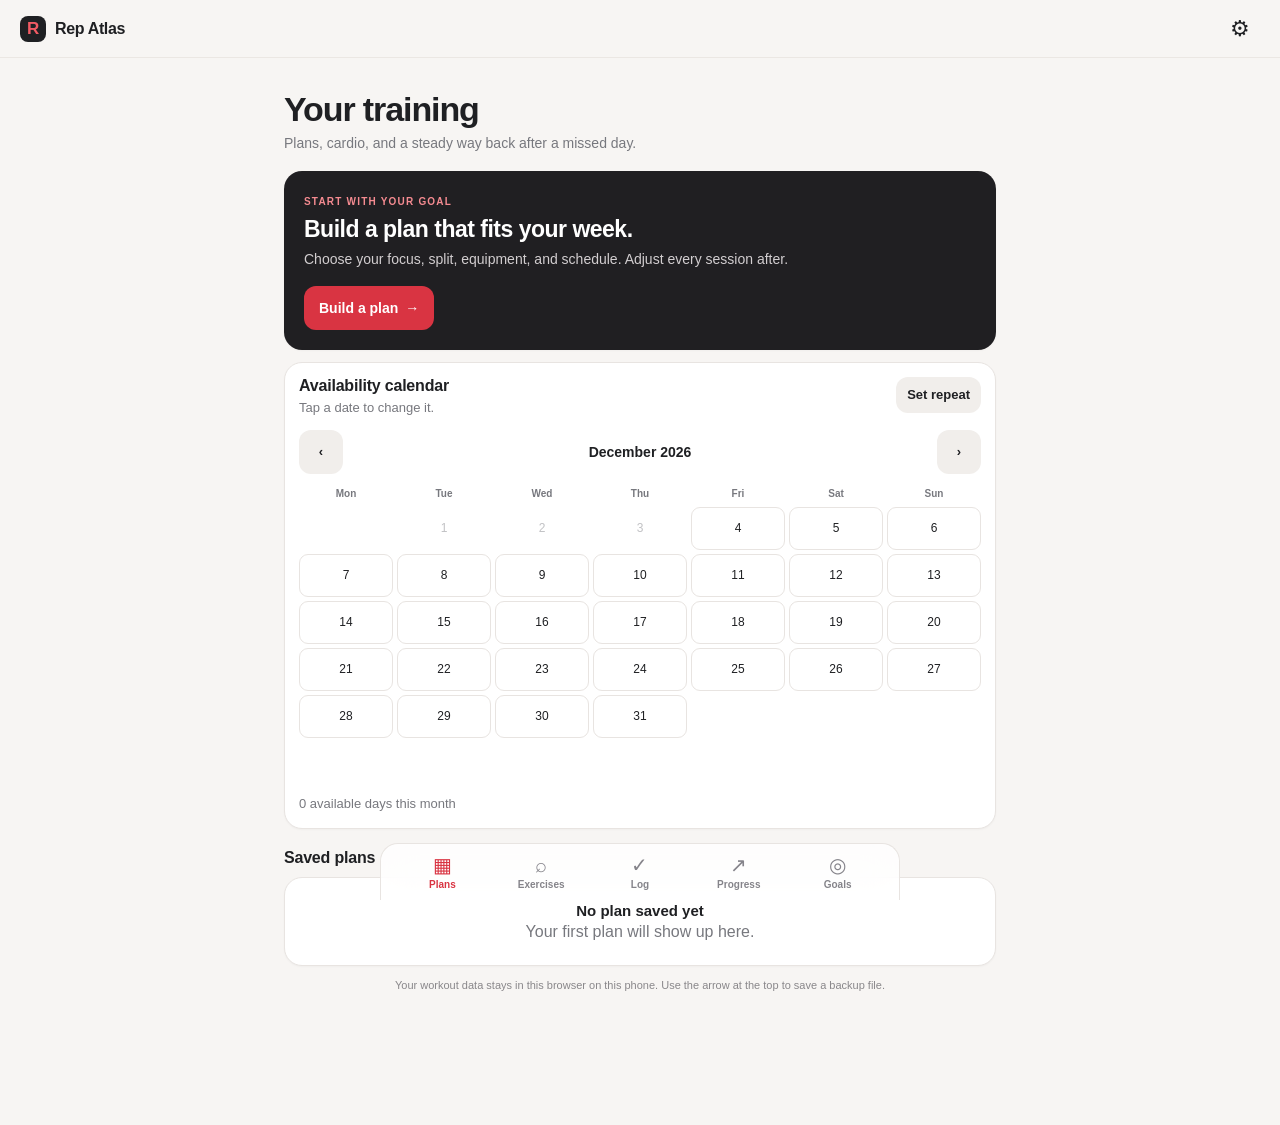
<file: index.html>
<!doctype html>
<html lang="en">
<head>
  <meta charset="utf-8">
  <meta name="viewport" content="width=device-width, initial-scale=1, viewport-fit=cover">
  <meta name="theme-color" content="#f7f5f3">
  <meta name="apple-mobile-web-app-capable" content="yes">
  <meta name="apple-mobile-web-app-status-bar-style" content="default">
  <meta name="apple-mobile-web-app-title" content="Rep Atlas">
  <link rel="manifest" href="./manifest.webmanifest">
  <link rel="icon" href="./icon.svg" type="image/svg+xml">
  <link rel="apple-touch-icon" href="./icon-180.png">
  <link rel="stylesheet" href="./app.css?v=32">
  <title>Rep Atlas</title>
</head>
<body>
  <header class="topbar">
    <a class="brand" href="#plans" aria-label="Rep Atlas home"><span class="brand-mark">R</span><span>Rep Atlas</span></a>
    <button id="backup-button" class="icon-button" type="button" aria-label="Settings and appearance" title="Settings and appearance">⚙</button>
    <input id="restore-file" type="file" accept="application/json,.json" hidden>
  </header>
  <main id="app" aria-live="polite"></main>
  <nav class="tabbar" aria-label="Main navigation">
    <button data-tab="plans" class="tab active"><span>▦</span>Plans</button>
    <button data-tab="library" class="tab"><span>⌕</span>Exercises</button>
    <button data-tab="log" class="tab"><span>✓</span>Log</button>
    <button data-tab="progress" class="tab"><span>↗</span>Progress</button>
    <button data-tab="goals" class="tab"><span>◎</span>Goals</button>
  </nav>
  <div id="modal" class="modal-host" hidden></div>  <script src="./app.js?v=32" defer></script>
  <script src="./push.js/push.js" defer></script>
</body>
</html>
</file>
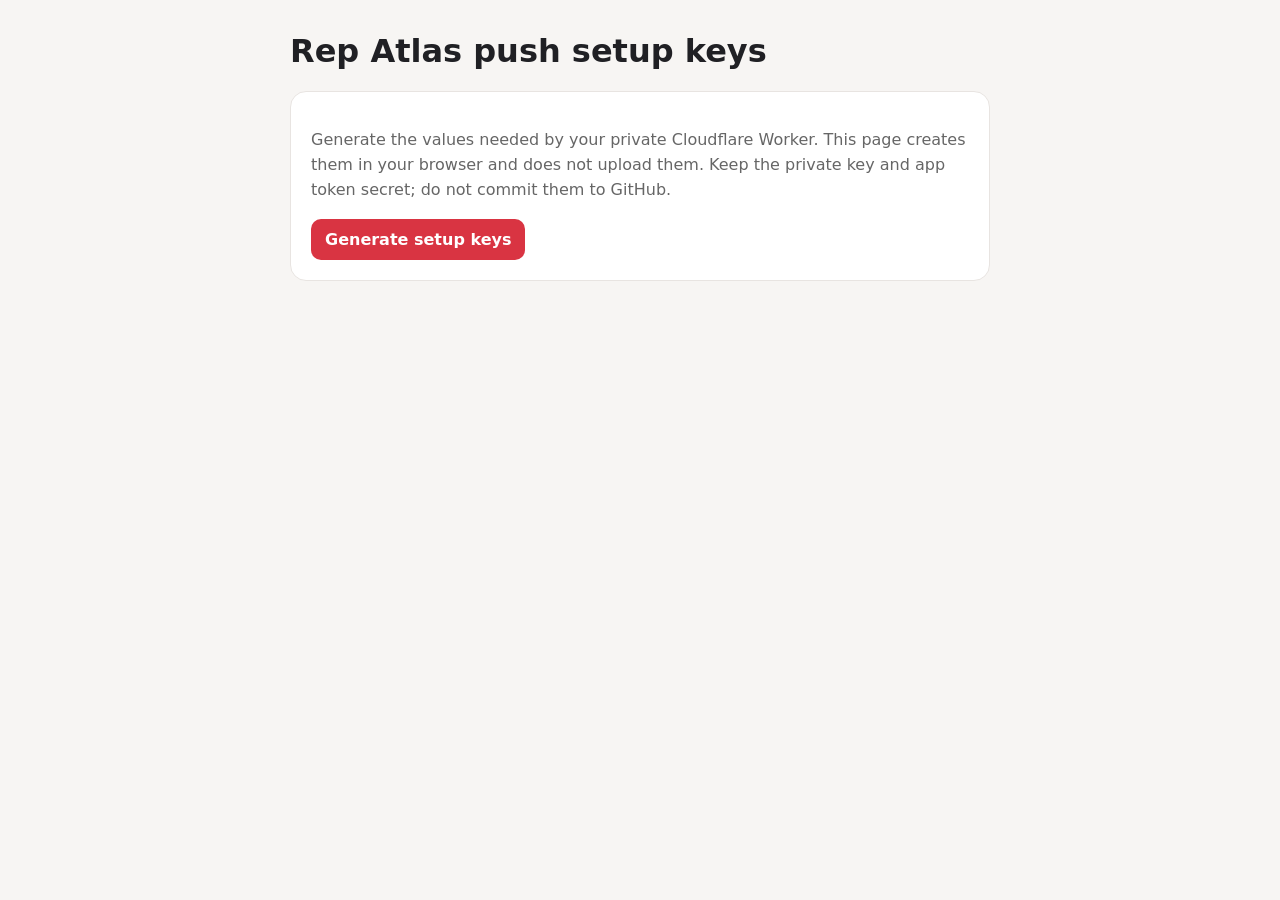
<file: cloudflare/keygen.html>
<!doctype html>
<html lang="en">
<head>
  <meta charset="utf-8">
  <meta name="viewport" content="width=device-width, initial-scale=1">
  <title>Rep Atlas push setup keys</title>
  <style>
    body{font:16px system-ui,sans-serif;max-width:700px;margin:32px auto;padding:0 16px;color:#202024;background:#f7f5f3}section{background:white;border:1px solid #e8e4e1;border-radius:16px;padding:20px;margin:14px 0}p{line-height:1.55;color:#666}button{border:0;border-radius:10px;padding:11px 14px;font:inherit;font-weight:700;background:#d93442;color:white}label{display:block;font-weight:700;margin:18px 0 6px}textarea{width:100%;box-sizing:border-box;min-height:70px;padding:10px;border:1px solid #ddd;border-radius:8px;font:12px monospace}.private{min-height:145px}.row{display:flex;gap:8px;align-items:flex-start}.row button{background:#eee;color:#222;font-size:13px}#output{display:none}
  </style>
</head>
<body>
  <h1>Rep Atlas push setup keys</h1>
  <section><p>Generate the values needed by your private Cloudflare Worker. This page creates them in your browser and does not upload them. Keep the private key and app token secret; do not commit them to GitHub.</p><button id="generate" type="button">Generate setup keys</button></section>
  <section id="output">
    <label for="public-key">Worker text variable: VAPID_PUBLIC_KEY</label><div class="row"><textarea id="public-key" readonly></textarea><button data-copy="public-key">Copy</button></div>
    <label for="private-key">Worker secret: VAPID_PRIVATE_JWK</label><div class="row"><textarea id="private-key" class="private" readonly></textarea><button data-copy="private-key">Copy</button></div>
    <label for="api-token">Worker secret: APP_API_TOKEN</label><div class="row"><textarea id="api-token" readonly></textarea><button data-copy="api-token">Copy</button></div>
    <p>Put the public key in a regular text variable in Cloudflare. Put the private JWK and app token in Worker secrets. Enter the app token in Rep Atlas Settings after deploying the Worker.</p>
  </section>
<script>
const encode=value=>{let binary="";for(const byte of value)binary+=String.fromCharCode(byte);return btoa(binary).replace(/\+/g,"-").replace(/\//g,"_").replace(/=+$/g,"")};
const decode=value=>{const text=value.replace(/-/g,"+").replace(/_/g,"/");const binary=atob(text+"=".repeat((4-text.length%4)%4));return Uint8Array.from(binary,ch=>ch.charCodeAt(0))};
document.querySelector("#generate").addEventListener("click",async()=>{
  const pair=await crypto.subtle.generateKey({name:"ECDSA",namedCurve:"P-256"},true,["sign","verify"]);
  const jwk=await crypto.subtle.exportKey("jwk",pair.privateKey);
  const raw=new Uint8Array(65);raw[0]=4;raw.set(decode(jwk.x),1);raw.set(decode(jwk.y),33);
  document.querySelector("#public-key").value=encode(raw);
  document.querySelector("#private-key").value=JSON.stringify(jwk);
  const token=crypto.getRandomValues(new Uint8Array(32));document.querySelector("#api-token").value=encode(token);
  document.querySelector("#output").style.display="block";
});
document.addEventListener("click",async event=>{const button=event.target.closest("[data-copy]");if(!button)return;await navigator.clipboard.writeText(document.getElementById(button.dataset.copy).value);const label=button.textContent;button.textContent="Copied";setTimeout(()=>button.textContent=label,1000)});
</script>
</body>
</html>
</file>
<file: app.css>
:root {
  font-family: -apple-system,BlinkMacSystemFont,"Segoe UI",sans-serif;
  color: var(--ink);
  background: var(--page);
  font-synthesis: none;
  font-weight: 400;
  --red: #d93442;
  --ink: #1f2023;
  --muted: #77787e;
  --line: #e8e4e1;
  --paper: #fff;
  --soft: #f1eeeb;
  --page: #f7f5f3;
  --green: #26805b
}

* {
  box-sizing: border-box
}

body {
  margin: 0;
  min-height: 100vh;
  padding-bottom: calc(78px + env(safe-area-inset-bottom));
  background: var(--page)
}

.topbar {
  height: calc(58px + env(safe-area-inset-top));
  padding-top: env(safe-area-inset-top);
  padding-inline: max(20px, env(safe-area-inset-left)) max(20px, env(safe-area-inset-right));
  display: flex;
  align-items: center;
  justify-content: space-between;
  position: sticky;
  top: 0;
  z-index: 5;
  background: color-mix(in srgb,var(--page) 94%,transparent);
  backdrop-filter: blur(14px);
  border-bottom: 1px solid #ebe7e3
}

.brand {
  display: flex;
  align-items: center;
  gap: 9px;
  color: var(--ink);
  text-decoration: none;
  font-weight: 750;
  letter-spacing: -.35px
}

.brand-mark {
  display: grid;
  place-items: center;
  width: 26px;
  height: 26px;
  border-radius: 8px;
  background: var(--ink);
  color: #f25b64;
  font-size: 17px;
  font-weight: 850
}

.icon-button {
  border: 0;
  background: transparent;
  color: var(--ink);
  font-size: 22px;
  width: 40px;
  height: 40px;
  border-radius: 50%
}

main {
  max-width: 760px;
  margin: 0 auto;
  padding: 20px 16px 30px
}

.page-title {
  font-size: 30px;
  letter-spacing: -1.1px;
  margin: 2px 0 4px
}

.lede {
  margin: 0 0 18px;
  color: var(--muted);
  font-size: 14px;
  line-height: 1.45
}

.section-title {
  font-size: 16px;
  margin: 20px 0 10px;
  letter-spacing: -.2px
}

.card {
  background: var(--paper);
  border: 1px solid var(--line);
  border-radius: 18px;
  padding: 16px;
  margin: 0 0 12px;
  box-shadow: 0 1px 2px #27211c08
}

.hero {
  padding: 20px;
  background: #201f22;
  color: #fff;
  border: 0
}

.hero .eyebrow {
  color: #f58b91
}

.hero h2 {
  font-size: 23px;
  letter-spacing: -.5px;
  margin: 7px 0
}

.hero p {
  color: #d2ced0;
  margin: 0 0 16px;
  line-height: 1.4;
  font-size: 14px
}

.row {
  display: flex;
  align-items: center;
  justify-content: space-between;
  gap: 12px
}

.stack {
  display: grid;
  gap: 12px
}

.grid2 {
  display: grid;
  grid-template-columns: repeat(2, minmax(0, 1fr));
  gap: 10px
}

.field {
  display: grid;
  grid-template-columns: minmax(0, 1fr);
  min-width: 0;
  gap: 6px;
  margin: 0 0 12px
}

.field:last-child {
  margin-bottom: 0
}

.field label,.field-label {
  font-size: 12px;
  font-weight: 650;
  color: #62636a
}

.field input,.field select,.field textarea,.searchbox,.modal input,.modal select {
  width: 100%;
  min-width: 0;
  max-width: 100%;
  border: 1px solid #dedad7;
  background: #fff;
  border-radius: 11px;
  padding: 12px 13px;
  font: inherit;
  color: var(--ink);
  font-size: 15px;
  min-height: 44px
}

.field textarea {
  resize: vertical;
  min-height: 74px
}

.field input:focus,.field select:focus,.field textarea:focus,.searchbox:focus,.modal input:focus {
  outline: 2px solid #e8a3a7;
  outline-offset: 1px
}

.button {
  display: inline-flex;
  justify-content: center;
  align-items: center;
  gap: 7px;
  border: 0;
  border-radius: 12px;
  padding: 12px 15px;
  min-height: 44px;
  font: inherit;
  font-weight: 700;
  font-size: 14px;
  text-decoration: none;
  background: var(--ink);
  color: #fff;
  cursor: pointer
}

.button.primary {
  background: var(--red);
  color: #fff
}

.button.soft {
  color: var(--ink);
  background: var(--soft)
}

.button.danger {
  color: #a72530;
  background: #fff0f0
}

.button.small {
  min-height: 36px;
  padding: 8px 11px;
  font-size: 13px
}

.button.full {
  width: 100%
}

.text-button {
  border: 0;
  background: none;
  color: var(--red);
  font: inherit;
  font-weight: 700;
  padding: 7px 0;
  cursor: pointer
}

.tag-list,.chips {
  display: flex;
  flex-wrap: wrap;
  gap: 7px
}

.chip {
  border: 1px solid #e1dcda;
  background: #fff;
  color: #4d4e52;
  border-radius: 20px;
  padding: 8px 11px;
  font-size: 12px;
  font-weight: 650
}

.chip.active {
  background: #fce9ea;
  border-color: #edb4b7;
  color: #aa202c
}

.check-grid {
  display: grid;
  grid-template-columns: repeat(2, minmax(0, 1fr));
  gap: 8px
}

.check-option {
  display: flex;
  align-items: center;
  gap: 8px;
  border: 1px solid var(--line);
  border-radius: 11px;
  padding: 9px;
  font-size: 13px;
  background: #fff
}

.check-option input[type="checkbox"] {
  accent-color: var(--red);
  width: 18px;
  height: 18px;
  min-height: 18px;
  margin: 0;
  padding: 0;
  flex: 0 0 18px;
  appearance: auto;
}

.plan-card {
  cursor: pointer;
  text-align: left;
  width: 100%;
  color: inherit
}

.plan-card:hover {
  border-color: #d8aaaa
}

.subtle {
  color: var(--muted);
  font-size: 13px;
  line-height: 1.45
}

.eyebrow {
  text-transform: uppercase;
  letter-spacing: 1.2px;
  font-size: 10px;
  font-weight: 800;
  color: var(--red)
}

.badge {
  display: inline-flex;
  align-items: center;
  border-radius: 30px;
  padding: 5px 8px;
  background: #f3efed;
  color: #5d5c60;
  font-size: 11px;
  font-weight: 700
}

.exercise-row {
  display: flex;
  align-items: center;
  justify-content: space-between;
  gap: 12px;
  padding: 13px 0;
  border-bottom: 1px solid var(--line)
}

.exercise-row:last-child {
  border: 0
}

.exercise-title {
  font-size: 14px;
  font-weight: 700
}

.exercise-meta {
  font-size: 12px;
  color: var(--muted);
  margin-top: 4px
}

.exercise-row-button {
  width: 100%;
  min-height: 58px;
  border: 0;
  border-radius: 10px;
  background: transparent;
  color: var(--ink);
  font: inherit;
  text-align: left;
  cursor: pointer;
  -webkit-tap-highlight-color: transparent;
}

.exercise-row-button:hover,
.exercise-row-button:focus-visible {
  background: var(--soft);
}

.exercise-row-button:focus-visible {
  outline: 2px solid var(--red);
  outline-offset: 1px;
}

.exercise-row-copy {
  display: grid;
  flex: 1 1 auto;
  min-width: 0;
  gap: 2px;
}

.exercise-row-copy .exercise-meta {
  line-height: 1.4;
  overflow-wrap: anywhere;
}

.exercise-row-cue {
  flex: 0 0 auto;
  padding-left: 6px;
  color: var(--red);
  font-size: 12px;
  font-weight: 750;
}

.search-hint {
  margin: 0 0 8px;
  color: var(--muted);
  font-size: 13px;
  line-height: 1.4;
}

.search-hint:empty {
  display: none;
}

.picker-result-count {
  margin-bottom: 6px;
  color: var(--muted);
  font-size: 13px;
}

.exercise-profile {
  display: grid;
  gap: 14px;
  min-width: 0;
}

.exercise-description {
  margin: 0;
  font-size: 14px;
  line-height: 1.55;
}

.exercise-profile-card {
  min-width: 0;
  padding: 12px;
  border: 1px solid var(--line);
  border-radius: 12px;
  background: var(--soft);
  overflow-wrap: anywhere;
}

.exercise-profile-card p {
  margin: 6px 0 0;
  line-height: 1.5;
}

.exercise-profile-card .exercise-meta {
  color: var(--ink);
}

.exercise-profile .section-title {
  margin: 0 0 8px;
}

.exercise-title-button {
  display: inline-block;
  max-width: 100%;
  padding: 0;
  border: 0;
  background: transparent;
  color: var(--ink);
  font: inherit;
  font-size: 15px;
  font-weight: 750;
  text-align: left;
  text-decoration: underline;
  text-decoration-color: #c9636155;
  text-underline-offset: 3px;
  cursor: pointer;
  overflow-wrap: anywhere
}

.day-exercise-copy { min-width: 0; flex: 1 1 180px }
.day-exercise-last { margin-top: 3px; font-size: 12px }
.plan-set-controls { align-items: center }

.cardio-prescription {
  display: grid;
  gap: 9px;
  margin-top: 12px;
  padding: 12px;
  border: 1px solid var(--line);
  border-radius: 12px;
  background: var(--soft);
  font-size: 13px
}
.cardio-prescription-grid { display: grid; gap: 9px }
.cardio-prescription-grid > div { display: grid; grid-template-columns: minmax(72px,95px) minmax(0,1fr); gap: 8px; line-height: 1.45 }
.cardio-prescription-grid strong { font-size: 12px }
.cardio-prescription-grid span { color: var(--muted); overflow-wrap: anywhere }
.cardio-prescription.compact { padding: 9px 10px; gap: 7px; font-size: 12px }
.cardio-prescription.compact .cardio-prescription-grid { gap: 6px }
.cardio-prescription.compact .cardio-prescription-grid > div { grid-template-columns: 72px minmax(0,1fr); gap: 6px }
.cardio-intensity-setting { display: grid; grid-template-columns: minmax(0,1fr) minmax(0,220px); gap: 12px; align-items: center }
.cardio-intensity-setting select { width: 100%; min-width: 0; border: 1px solid var(--line); border-radius: 11px; padding: 11px 12px; background: var(--paper); color: var(--ink); font: inherit }

.history-exercise-button {
  display: flex;
  width: 100%;
  min-width: 0;
  justify-content: space-between;
  align-items: center;
  gap: 10px;
  padding: 10px 0;
  border: 0;
  border-bottom: 1px solid var(--line);
  background: transparent;
  color: var(--ink);
  font: inherit;
  text-align: left;
  cursor: pointer
}
.history-exercise-button:last-child { border-bottom: 0 }
.history-exercise-button > span:first-child { display: grid; gap: 3px; min-width: 0 }
.history-exercise-button strong { overflow-wrap: anywhere }
.history-cardio-meta { font-size: 12px; overflow-wrap: anywhere }
.progress-history-card { margin-bottom: 12px }
.progress-history-list { margin-top: 8px }
.progress-history-heading { margin-top: 22px; align-items: baseline }
.progress-history-heading .section-title { margin: 0 }

.metric-grid { display: grid; grid-template-columns: repeat(2,minmax(0,1fr)); gap: 10px; margin: 16px 0 }
.metric-card { display: grid; align-content: start; gap: 5px; min-width: 0; padding: 14px 12px }
.metric-card > strong { font-size: clamp(20px,6vw,28px); line-height: 1.15; overflow-wrap: anywhere }
.metric-card .eyebrow { font-size: 10px }
.metric-card .subtle { font-size: 11px; line-height: 1.4 }
.progress-chart-card { min-width: 0; overflow: hidden }
.progress-chart-card > .row { align-items: end }
.progress-chart-card .section-title { margin: 0 0 4px }
.chart-select-label { display: grid; gap: 5px; min-width: min(42%,155px); color: var(--muted); font-size: 11px; font-weight: 700 }
.chart-select-label select { width: 100%; min-width: 0; min-height: 40px; padding: 7px; border: 1px solid var(--line); border-radius: 9px; background: var(--paper); color: var(--ink); font: inherit; font-size: 13px }
.weight-chart { display: block; width: 100%; height: auto; margin-top: 10px; overflow: visible }
.chart-gridline { stroke: var(--line); stroke-width: 1; stroke-dasharray: 3 4 }
.chart-axis-label { fill: var(--muted); font: 12px system-ui,sans-serif }
.chart-line { fill: none; stroke: var(--red); stroke-width: 3; stroke-linecap: round; stroke-linejoin: round }
.chart-dot { fill: var(--red); stroke: var(--paper); stroke-width: 2 }
.chart-note { margin: 0; font-size: 11px; line-height: 1.45 }
.chart-empty { margin-top: 12px }

.exercise-instructions {
  display: grid;
  gap: 8px;
  margin: 0;
  padding-left: 22px;
  line-height: 1.5;
}

.exercise-instructions li {
  padding-left: 3px;
  overflow-wrap: anywhere;
}

.exercise-safety {
  margin: 12px 0 0;
  padding: 10px 12px;
  border-radius: 10px;
  background: var(--soft);
  color: var(--muted);
  font-size: 13px;
  line-height: 1.45;
}

.split-label {
  font-size: 11px;
  color: var(--muted);
  font-weight: 700;
  text-transform: uppercase;
  letter-spacing: .7px
}

.tabbar {
  position: fixed;
  z-index: 8;
  bottom: 0;
  left: 0;
  right: 0;
  display: grid;
  grid-template-columns: repeat(5,minmax(0,1fr));
  padding: 7px 12px calc(7px + env(safe-area-inset-bottom));
  background: #fffc;
  border-top: 1px solid var(--line);
  backdrop-filter: blur(18px)
}

.tab {
  border: 0;
  background: transparent;
  display: grid;
  justify-items: center;
  gap: 3px;
  color: #85848a;
  font: inherit;
  font-size: 10px;
  font-weight: 650;
  padding: 3px;
  white-space: nowrap
}

.tab span {
  font-size: 20px;
  line-height: 1.1
}

.tab.active {
  color: var(--red)
}

.muscle-map {
  --muscle-background: #E7E7E7;
  --muscle-inactive: #B7B7B5;
  --muscle-seams: #E3E3E1;
  --muscle-secondary: #C48F8E;
  --muscle-primary: #C96361;
  display: block;
  width: 100%;
  max-width: 480px;
  aspect-ratio: 1;
  margin: 0 auto;
  padding: 0;
  background: var(--muscle-background);
  overflow: hidden
}

.anatomy-figure {
  display: block;
  width: 100%;
  height: 100%;
  shape-rendering: geometricPrecision
}

.anatomy-raster {
  pointer-events: none
}

.muscle-region {
  fill: var(--muscle-inactive);
  transition: fill .16s ease
}

.muscle-region[data-role="primary"] {
  fill: var(--muscle-primary)
}

.muscle-region[data-role="secondary"] {
  fill: var(--muscle-secondary)
}

.day-row {
  padding: 14px 0;
  border-bottom: 1px solid var(--line)
}

.day-row:last-child {
  border-bottom: 0
}

.day-exercise {
  padding: 10px 0;
  border-bottom: 1px solid #f0edeb
}

.day-exercise:last-child {
  border: 0
}

.stepper {
  display: flex;
  align-items: center;
  gap: 9px
}

.stepper button {
  width: 30px;
  height: 30px;
  border: 1px solid var(--line);
  border-radius: 9px;
  background: #fff;
  font-size: 17px
}

.stepper output {
  min-width: 25px;
  text-align: center;
  font-size: 13px;
  font-weight: 700
}

.progress {
  height: 7px;
  border-radius: 8px;
  background: #ede9e6;
  overflow: hidden;
  margin: 10px 0 7px
}

.progress span {
  display: block;
  height: 100%;
  background: var(--red);
  border-radius: 8px
}

.empty {
  text-align: center;
  padding: 24px 12px;
  color: var(--muted)
}

.empty b {
  display: block;
  font-size: 15px;
  color: var(--ink);
  margin-bottom: 4px
}

.modal-host {
  position: fixed;
  z-index: 20;
  inset: 0;
  background: #17171965;
  display: flex;
  align-items: flex-end;
  justify-content: center
}

.modal-host[hidden] {
  display: none
}

.modal {
  width: 100%;
  max-width: 640px;
  max-height: min(90vh,850px);
  max-height: min(90dvh,850px);
  min-width: 0;
  overflow-y: auto;
  overscroll-behavior-y: contain;
  background: #f8f6f4;
  border-radius: 23px 23px 0 0;
  padding: 18px 16px calc(22px + env(safe-area-inset-bottom));
  box-shadow: 0 -10px 40px #0002
}

.modal-head {
  display: flex;
  align-items: center;
  justify-content: space-between;
  margin-bottom: 15px
}

.modal-head h2 {
  font-size: 19px;
  letter-spacing: -.4px;
  margin: 0
}

.modal-close {
  border: 0;
  background: #eeeae7;
  width: 32px;
  height: 32px;
  border-radius: 50%;
  font-size: 20px
}

.modal-actions {
  display: flex;
  flex-wrap: wrap;
  gap: 9px;
  margin-top: 16px
}

.modal-actions>* {
  flex: 1 1 120px
}

.log-set {
  display: grid;
  grid-template-columns: minmax(110px,1.3fr) 1fr 1fr 30px;
  gap: 6px;
  align-items: center;
  padding: 9px 0;
  border-bottom: 1px solid var(--line)
}

.log-set input {
  min-height: 38px;
  padding: 8px;
  font-size: 13px
}

.log-set label {
  display: flex;
  align-items: center;
  gap: 5px;
  font-size: 12px
}

.toast {
  position: fixed;
  z-index: 30;
  bottom: calc(82px + env(safe-area-inset-bottom));
  left: 50%;
  transform: translateX(-50%);
  background: #262528;
  color: #fff;
  padding: 11px 16px;
  border-radius: 30px;
  font-size: 13px;
  box-shadow: 0 4px 18px #0002;
  animation: fade 2.7s forwards
}

@keyframes fade {
  0%,75% {
    opacity: 1
  }
  100% {
    opacity: 0;
    pointer-events: none
  }
}

.safe-note {
  font-size: 11px;
  color: #89878a;
  text-align: center;
  line-height: 1.4;
  margin: 10px 12px
}

@media(min-width:640px) {
  main {
    padding: 30px 24px 44px
  }
  .modal-host {
    align-items: center;
    padding: 20px
  }
  .modal {
    border-radius: 22px;
    padding: 22px 24px;
    max-height: 85vh
  }
  .tabbar {
    left: 50%;
    right: auto;
    transform: translateX(-50%);
    width: min(100%,520px);
    border: 1px solid var(--line);
    border-bottom: 0;
    border-radius: 18px 18px 0 0
  }
  .page-title {
    font-size: 34px
  }
}

.availability-card { padding: 14px }
.calendar-heading { align-items: flex-start; gap: 8px }
.calendar-heading .section-title { margin: 0 }
.calendar-heading .subtle { margin: 4px 0 0 }
.calendar-rule { margin: 10px 0 0 }
.calendar-nav { display: grid; grid-template-columns: 44px minmax(0, 1fr) 44px; align-items: center; gap: 8px; margin-top: 12px }
.calendar-nav .button { min-height: 44px }
.calendar-nav strong { text-align: center; font-size: 14px }
.calendar-grid { display: grid; grid-template-columns: repeat(7,minmax(0,1fr)); gap: 4px; margin-top: 8px }
.calendar-weekdays { color: var(--muted); text-align: center; font-size: 10px; font-weight: 700; margin-top: 14px }
.calendar-day { position: relative; min-width: 0; min-height: 43px; padding: 6px 1px; border: 1px solid var(--line); border-radius: 9px; background: var(--paper); color: var(--ink); font: inherit; font-size: 12px; cursor: pointer }
.calendar-day.selected { border-color: var(--red); background: var(--red); color: #fff; font-weight: 750 }
.calendar-day:disabled { border-color: transparent; background: transparent; color: var(--muted); opacity: .45; cursor: default }
.calendar-blank { min-height: 43px }
.calendar-footer { margin-top: 10px; align-items: center; flex-wrap: wrap; gap: 4px 10px }
.repeat-options { border: 0; padding: 0; min-inline-size: 0 }
.repeat-options legend { padding: 0; margin-bottom: 6px }
.repeat-options[hidden], .cycle-day[hidden], #availability-end-field[hidden] { display: none }
.cycle-grid { display: grid; grid-template-columns: repeat(auto-fit, minmax(min(100%, 72px), 1fr)); gap: 6px }
.cycle-day { position: relative; display: block; cursor: pointer }
.cycle-day input[type="checkbox"] { position: absolute; opacity: 0; inset: 0; margin: 0; cursor: pointer }
.cycle-day span { display: grid; place-content: center; gap: 2px; text-align: center; min-height: 48px; padding: 4px; border: 1px solid var(--line); border-radius: 9px; background: var(--paper); color: var(--ink) }
.cycle-day small { font-size: 11px; color: var(--muted) }
.cycle-day .cycle-on, .cycle-day input:checked + span .cycle-off { display: none }
.cycle-day input:checked + span { background: var(--red); border-color: var(--red); color: #fff }
.cycle-day input:checked + span .cycle-on { display: block; color: #fff }
.cycle-day input:focus-visible + span { outline: 2px solid var(--red); outline-offset: 2px }
.repeat-remove { display: block; min-height: 44px; margin: 8px auto 0 }
.schedule-preview { display: grid; gap: 3px; border: 1px solid var(--line); border-radius: 11px; background: var(--soft); padding: 10px 12px; color: var(--ink); font-size: 12px }
.schedule-preview span { color: var(--muted); line-height: 1.55 }
.appearance-setting { padding: 12px; margin-bottom: 14px; background: var(--soft); border: 1px solid var(--line); border-radius: 14px }
.theme-control { display: flex; align-items: center; gap: 8px; color: var(--muted); font-size: 12px; font-weight: 700 }
.theme-control > span { transition: color .18s ease }
.theme-control > span.is-active { color: var(--ink) }
.theme-switch { position: relative; display: block; width: 48px; height: 44px; flex: 0 0 48px; padding: 0; border: 0; background: transparent; cursor: pointer; -webkit-tap-highlight-color: transparent }
.theme-switch::before { content: ""; position: absolute; inset: 10px 0 auto; height: 24px; border-radius: 999px; background: var(--line); transition: background-color .18s ease }
.theme-switch[aria-checked="true"]::before { background: var(--red) }
.theme-switch-thumb { position: absolute; top: 10px; left: 0; display: block; width: 24px; height: 24px; border-radius: 50%; background: var(--paper); box-shadow: 0 1px 3px #0004; transform: translateX(0); transition: transform .18s ease }
.theme-switch[aria-checked="true"] .theme-switch-thumb { transform: translateX(24px) }
.theme-switch:focus-visible { outline: 2px solid var(--red); outline-offset: 3px }

:root[data-theme="dark"] {
  color-scheme: dark;
  --ink: #f1eff2;
  --muted: #aaa7b0;
  --line: #39373d;
  --paper: #222126;
  --soft: #2d2b31;
  --page: #171619;
}

:root[data-theme="dark"] .topbar { border-color: var(--line) }
:root[data-theme="dark"] .field label,:root[data-theme="dark"] .field-label { color: #c3c0c8 }
:root[data-theme="dark"] .field input,:root[data-theme="dark"] .field select,:root[data-theme="dark"] .field textarea,:root[data-theme="dark"] .searchbox,:root[data-theme="dark"] .modal input,:root[data-theme="dark"] .modal select { border-color: var(--line); background: var(--paper); color: var(--ink) }
:root[data-theme="dark"] .check-option,:root[data-theme="dark"] .chip,:root[data-theme="dark"] .stepper button { border-color: var(--line); background: var(--paper); color: var(--ink) }
:root[data-theme="dark"] .tabbar { background: #201f22f2 }
:root[data-theme="dark"] .muscle-map { --muscle-background: #E7E7E7 }
:root[data-theme="dark"] .day-exercise { border-color: var(--line) }
:root[data-theme="dark"] .badge { background: #39363d; color: #e3dfe6 }
:root[data-theme="dark"] .progress { background: #39363d }
:root[data-theme="dark"] .modal { background: #201f23 }
:root[data-theme="dark"] .modal-close { background: #39363d; color: var(--ink) }
:root[data-theme="dark"] .button.danger { background: #442629; color: #ffadb2 }
:root[data-theme="dark"] .plan-card:hover { border-color: #87434a }
.log-set {
  grid-template-columns: minmax(0,1fr) 34px;
  align-items: start;
}
.log-set > label { grid-column: 1; grid-row: 1; min-width: 0; }
.log-set > input[data-log-amount] { grid-column: 1; grid-row: 2; width: 100%; max-width: 120px; }
.log-set > button[data-remove-log] { grid-column: 2; grid-row: 1; }
.log-set > .set-weight-control,
.log-set > .cardio-log-fields,
.log-set > span { grid-column: 1 / -1; grid-row: 3; }
.log-set > .cardio-log-fields { grid-row: 3; }
.set-weight-control {
  display: grid;
  grid-template-columns: minmax(0,1fr) 88px;
  gap: 4px 10px;
  align-items: center;
  width: 100%;
}
.log-set .set-weight-label { grid-column: 1; grid-row: 1; display: block; font-size: 11px; color: var(--muted); }
.set-weight-control input[type="number"] { grid-column: 2; grid-row: 1; width: 100%; }
.set-weight-control input[type="range"] { grid-column: 1 / -1; grid-row: 2; width: 100%; min-height: 28px; padding: 0; accent-color: var(--red); }
.set-weight-control .previous-weight-note { grid-column: 1 / -1; font-size: 11px; }
.cardio-log-fields { display: grid; gap: 8px; min-width: 0; padding: 10px; border: 1px solid var(--line); border-radius: 11px; background: var(--soft) }
.cardio-log-fields > label { display: grid; gap: 4px; min-width: 0; color: var(--muted); font-size: 12px; font-weight: 650 }
.cardio-log-fields .grid2 { grid-template-columns: minmax(0,1fr) minmax(65px,.5fr); gap: 8px }
.cardio-log-fields input,.cardio-log-fields select { width: 100%; min-width: 0; min-height: 40px; padding: 8px; border: 1px solid var(--line); border-radius: 9px; background: var(--paper); color: var(--ink); font: inherit; font-size: 14px }
.log-set > label { display: grid; grid-template-columns: 18px minmax(0,1fr); align-items: center; justify-content: start; justify-items: start; gap: 8px; width: max-content; max-width: 100%; text-align: left; }
.log-set > label input[type="checkbox"] { width: 18px; min-width: 18px; height: 18px; min-height: 18px; margin: 0; padding: 0; flex: 0 0 18px; border-radius: 4px; appearance: auto; accent-color: var(--red); }

.row > *, .exercise-row > *, .modal-head > *, .log-set > * { min-width: 0 }
.row, .exercise-row, .card, .page-title, .modal, .toast { overflow-wrap: anywhere }
.toast { width: max-content; max-width: calc(100% - 24px); text-align: center }

@media (max-width: 639px) {
  .cardio-intensity-setting { grid-template-columns: minmax(0,1fr) }
  main {
    padding-inline: max(12px, env(safe-area-inset-left)) max(12px, env(safe-area-inset-right));
  }
  .topbar {
    padding-inline: max(12px, env(safe-area-inset-left)) max(12px, env(safe-area-inset-right));
  }
  .tabbar {
    padding-inline: max(8px, env(safe-area-inset-left)) max(8px, env(safe-area-inset-right));
  }
  .modal {
    padding-inline: max(12px, env(safe-area-inset-left)) max(12px, env(safe-area-inset-right));
  }
  .row { flex-wrap: wrap }
  .availability-card { padding: 12px }
  .field input, .field select, .field textarea, .searchbox, .modal input, .modal select, .log-set input {
    font-size: 16px;
  }
  .field input, .field select, .field textarea, .modal input, .modal select {
    padding-inline: 9px;
  }
  .field input[type="date"], .modal input[type="time"] {
    display: block;
    text-align: start;
  }
  .modal input::-webkit-date-and-time-value { text-align: start }
}

@media (max-width: 360px) {
  #workout-form .grid2 { grid-template-columns: minmax(0, 1fr) }
  .tab { font-size: 9px }
  .metric-card { padding-inline: 10px }
}
</file>
